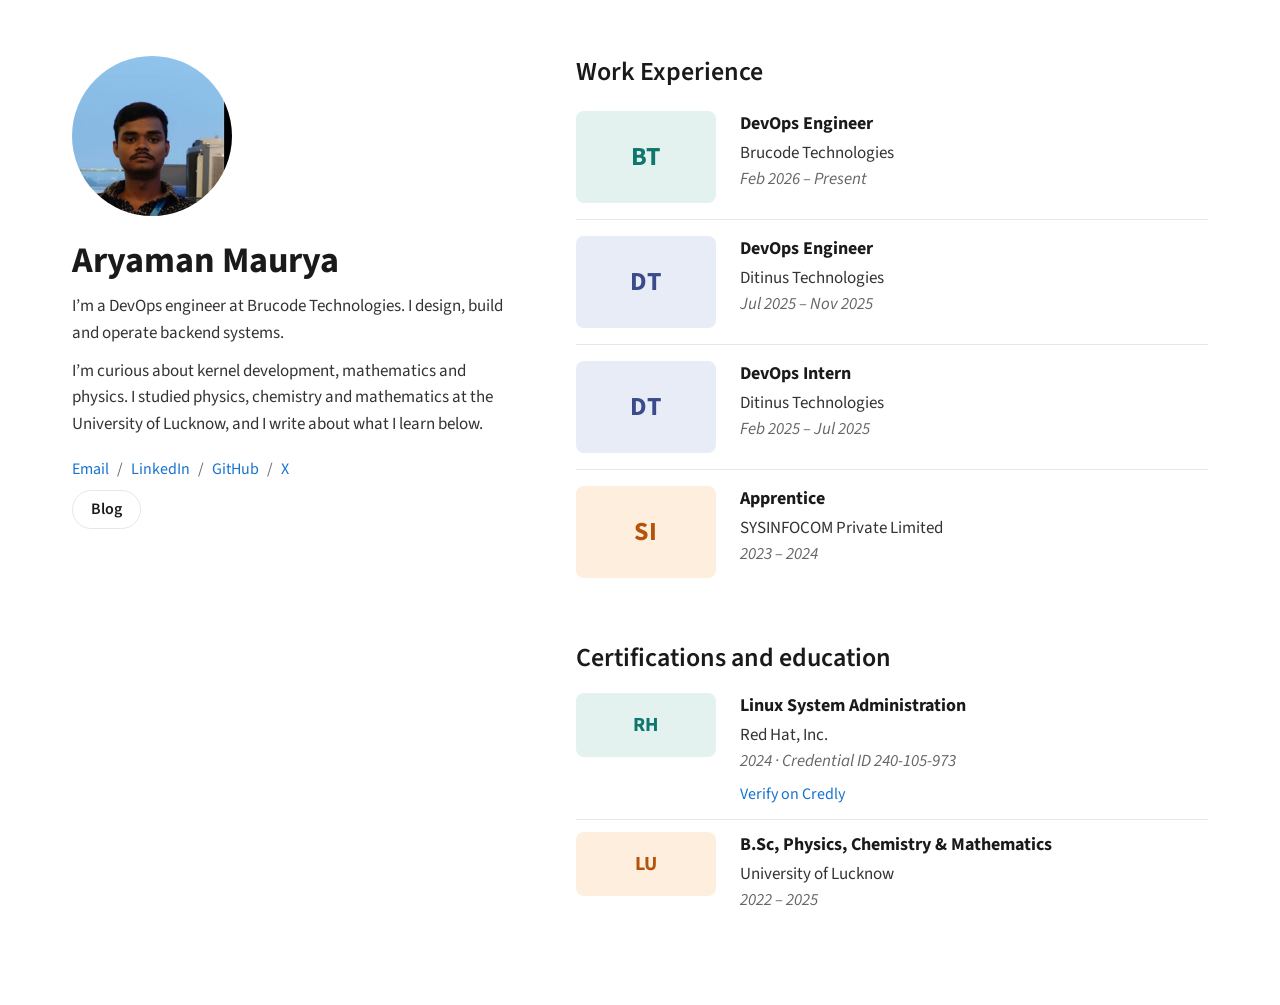
<file: index.html>
<!DOCTYPE html>
<html lang="en">
<head>
<meta charset="utf-8">
<meta name="viewport" content="width=device-width, initial-scale=1, viewport-fit=cover">
<title>Aryaman Maurya</title>
<link href="https://fonts.googleapis.com/css2?family=Source+Sans+3:ital,wght@0,400;0,600;0,700;1,400&display=swap" rel="stylesheet">
<link rel="stylesheet" href="style.css">
</head>
<body>
<div class="page">

<div class="layout">

  <!-- LEFT: personal info -->
  <aside class="side">
    <img class="photo" src="photo.jpg" width="160" height="160" alt="Aryaman Maurya">
    <h1>Aryaman Maurya</h1>
    <p>I’m a DevOps engineer at Brucode Technologies. I design, build and operate backend systems.</p>
    <p>I’m curious about kernel development, mathematics and physics. I studied physics, chemistry and mathematics at the University of Lucknow, and I write about what I learn below.</p>
    <p class="links">
      <a href="mailto:aryamanmaurya29@gmail.com">Email</a><a href="https://www.linkedin.com/in/aryamanmaurya/" target="_blank" rel="noopener">LinkedIn</a><a href="https://github.com/aryamanmaurya" target="_blank" rel="noopener">GitHub</a><a href="https://x.com/aryamanmaurya29" target="_blank" rel="noopener">X</a>
    </p>
    <p><a class="btn" href="blogs/index.html">Blog</a></p>
  </aside>

  <!-- RIGHT: work experience, certifications and education -->
  <main class="main">
    <section id="work" aria-labelledby="hw">
      <h2 id="hw">Work Experience</h2>
      <div class="item"><div class="tile t1" aria-hidden="true">BT</div><div class="body">
        <span class="title">DevOps Engineer</span><p class="sub">Brucode Technologies</p><p class="meta">Feb 2026 – Present</p><div class="note" hidden><p>Write two to four lines about this role here: what you worked on, the tools you used and what you achieved.</p></div></div></div>
      <div class="item"><div class="tile t3" aria-hidden="true">DT</div><div class="body">
        <span class="title">DevOps Engineer</span><p class="sub">Ditinus Technologies</p><p class="meta">Jul 2025 – Nov 2025</p><div class="note" hidden><p>Write two to four lines about this role here: what you worked on, the tools you used and what you achieved.</p></div></div></div>
      <div class="item"><div class="tile t3" aria-hidden="true">DT</div><div class="body">
        <span class="title">DevOps Intern</span><p class="sub">Ditinus Technologies</p><p class="meta">Feb 2025 – Jul 2025</p><div class="note" hidden><p>Write two to four lines about this role here: what you worked on, the tools you used and what you achieved.</p></div></div></div>
      <div class="item"><div class="tile t2" aria-hidden="true">SI</div><div class="body">
        <span class="title">Apprentice</span><p class="sub">SYSINFOCOM Private Limited</p><p class="meta">2023 – 2024</p><div class="note" hidden><p>Write two to four lines about this role here: what you worked on, the tools you used and what you achieved.</p></div></div></div>
    </section>

    <section class="small" aria-labelledby="hc">
      <h2 id="hc">Certifications and education</h2>
      <div class="item"><div class="tile t1" aria-hidden="true">RH</div><div class="body">
        <span class="title">Linux System Administration</span><p class="sub">Red Hat, Inc.</p>
        <p class="meta">2024 · Credential ID 240-105-973</p>
        <p class="acts"><a href="https://www.credly.com/go/B8INA1QJ" target="_blank" rel="noopener">Verify on Credly</a></p><div class="note" hidden><p>Write a couple of lines here about what this certification covers and what you learned from it.</p></div></div></div>
      <div class="item"><div class="tile t2" aria-hidden="true">LU</div><div class="body">
        <span class="title">B.Sc, Physics, Chemistry &amp; Mathematics</span><p class="sub">University of Lucknow</p><p class="meta">2022 – 2025</p><div class="note" hidden><p>Write a couple of lines here about your studies, favourite subjects or projects.</p></div></div></div>
    </section>
  </main>

</div>

</div>

<script>
/* Click a work / certification item to show or hide its note */
(function(){
  document.querySelectorAll('.main .item').forEach(function(it,i){
    var note=it.querySelector('.note'),t=it.querySelector('.title');
    if(!note||!t)return;
    var b=document.createElement('button');b.type='button';b.className='title exp-btn';
    b.setAttribute('aria-expanded','false');
    note.id='note-'+i;b.setAttribute('aria-controls',note.id);
    b.appendChild(document.createTextNode(t.textContent));
    b.insertAdjacentHTML('beforeend','<svg class="chev" width="16" height="16" viewBox="0 0 24 24" fill="none" stroke="currentColor" stroke-width="2.4" stroke-linecap="round" stroke-linejoin="round" aria-hidden="true"><path d="M6 9l6 6 6-6"/></svg>');
    t.replaceWith(b);it.classList.add('exp');
    function toggle(){var o=note.hidden;note.hidden=!o;it.classList.toggle('open',o);b.setAttribute('aria-expanded',String(o))}
    it.addEventListener('click',function(e){if(e.target.closest('a'))return;toggle()});
  });
})();
</script>
</body>
</html>
</file>
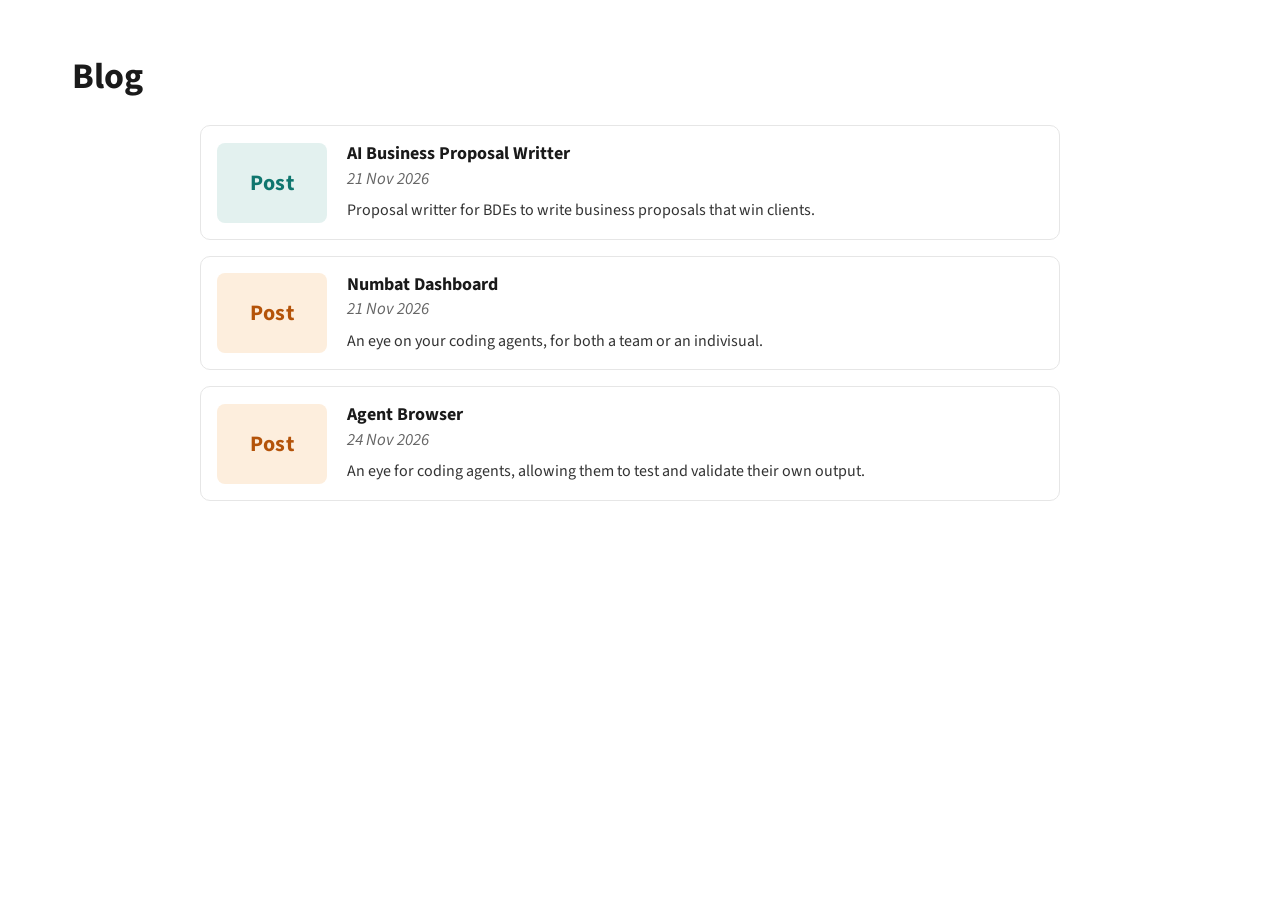
<file: blogs/index.html>
<!DOCTYPE html>
<html lang="en">
<head>
<meta charset="utf-8">
<meta name="viewport" content="width=device-width, initial-scale=1, viewport-fit=cover">
<title>Blog – Aryaman Maurya</title>
<link href="https://fonts.googleapis.com/css2?family=Source+Sans+3:ital,wght@0,400;0,600;0,700;1,400&display=swap" rel="stylesheet">
<link rel="stylesheet" href="../style.css">
</head>
<body>
<div class="page">
<div class="layout tight">
<aside class="side">
<h1>Blog</h1>
</aside>
<main class="main">

<!-- One card per post. Each post is its own file in this folder. Newest first. -->
<div class="cards">
  <div class="card">
    <div class="tile t1" aria-hidden="true">Post</div>
    <div class="body">
      <a class="title" href="ai-business-proposal-writer.html">AI Business Proposal Writter</a>
      <p class="meta">21 Nov 2026</p>
      <p class="desc">Proposal writter for BDEs to write business proposals that win clients.</p>
    </div>
  </div>
  <div class="card">
    <div class="tile t2" aria-hidden="true">Post</div>
    <div class="body">
      <a class="title" href="numbat-dashboard.html">Numbat Dashboard</a>
      <p class="meta">21 Nov 2026</p>
      <p class="desc">An eye on your coding agents, for both a team or an indivisual.</p>
    </div>
  </div>
    <div class="card">
    <div class="tile t2" aria-hidden="true">Post</div>
    <div class="body">
      <a class="title" href="agent-browser.html">Agent Browser</a>
      <p class="meta">24 Nov 2026</p>
      <p class="desc">An eye for coding agents, allowing them to test and validate their own output.</p>
    </div>
  </div>
</div>
</main>
</div>
</div>
</body>
</html>
</file>
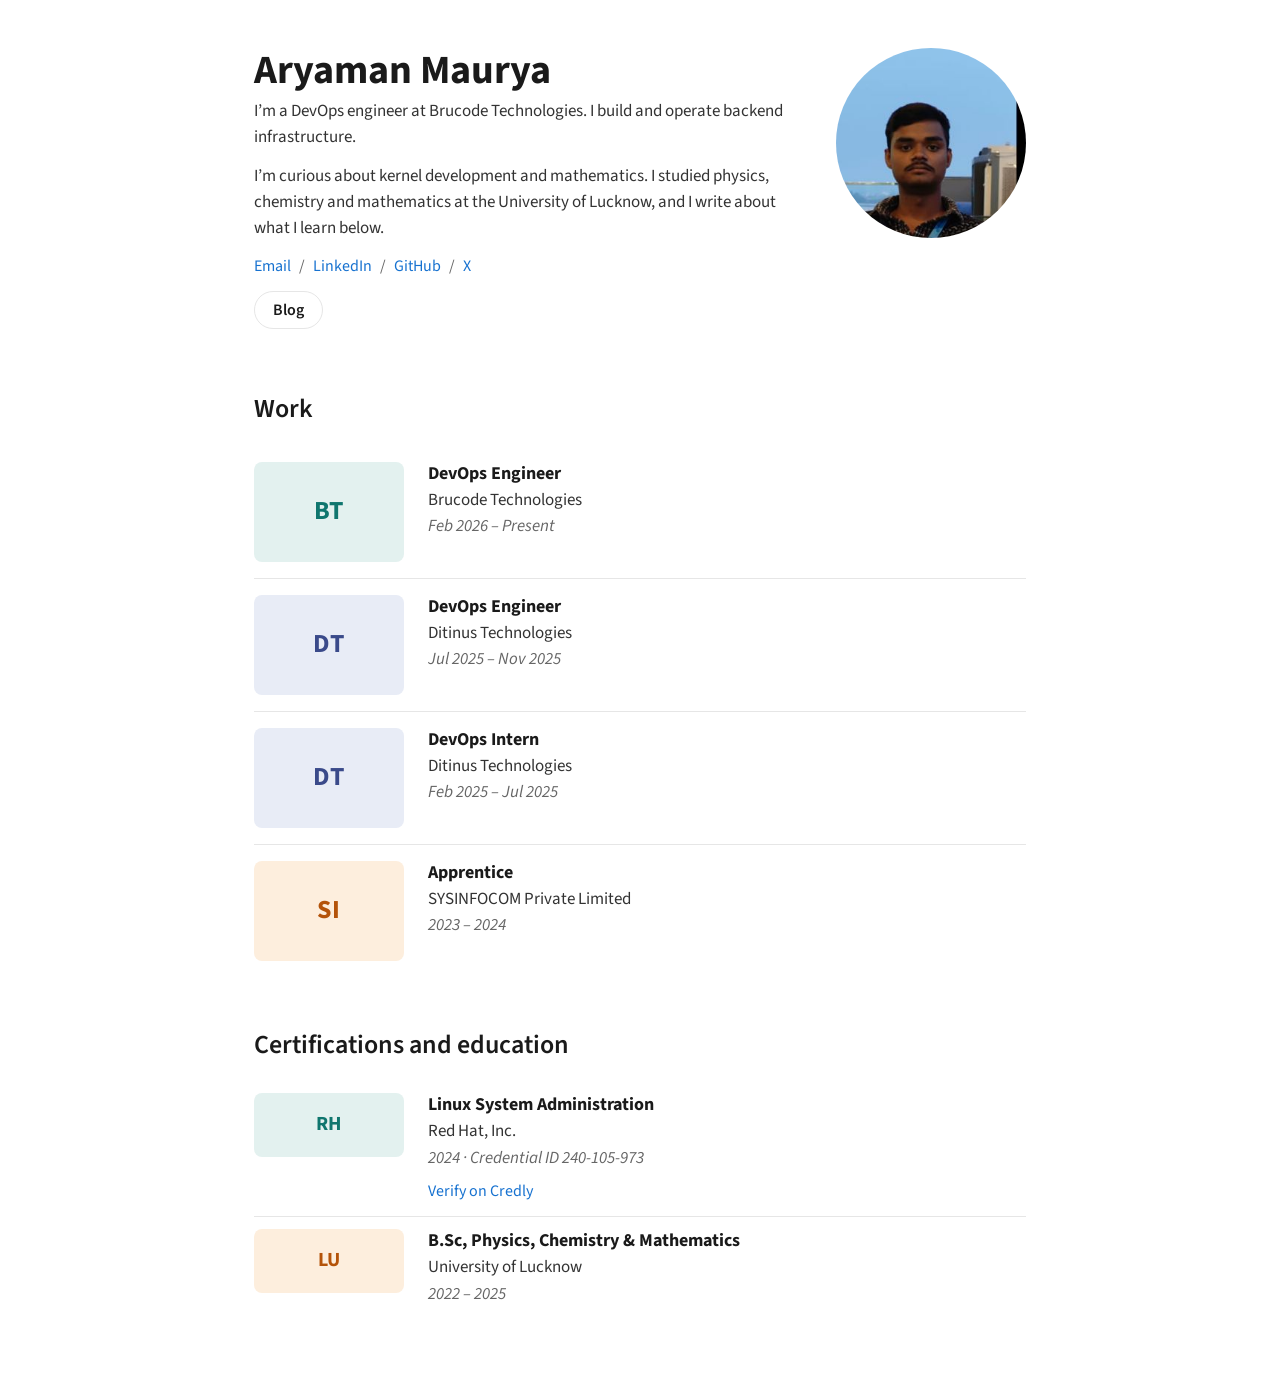
<file: main.html>
<!DOCTYPE html>
<html lang="en">
<head>
<meta charset="utf-8">
<meta name="viewport" content="width=device-width, initial-scale=1, viewport-fit=cover">
<title>Aryaman Maurya</title>
<link href="https://fonts.googleapis.com/css2?family=Source+Sans+3:ital,wght@0,400;0,600;0,700;1,400&display=swap" rel="stylesheet">
<style>
:root{--bg:#fff;--ink:#1a1a1a;--text:#333;--muted:#666;--line:#e6e6e6;--link:#1772d0;--tile1:#e3f1ef;--tile1i:#0f766e;--tile2:#fdeedd;--tile2i:#b45309;--tile3:#e8ecf6;--tile3i:#3a4a8a;color-scheme:light;
box-sizing:border-box;padding-top:env(safe-area-inset-top,0px);padding-bottom:env(safe-area-inset-bottom,0px)}
@media (prefers-color-scheme:dark){:root:not([data-theme="light"]){--bg:#121416;--ink:#f1f1f1;--text:#cfcfcf;--muted:#9a9a9a;--line:#2a2d30;--link:#6cb0ff;--tile1:#173431;--tile1i:#5eead4;--tile2:#3a2a15;--tile2i:#fbbf6a;--tile3:#1f2640;--tile3i:#a5b4f5;color-scheme:dark}}
:root[data-theme="dark"]{--bg:#121416;--ink:#f1f1f1;--text:#cfcfcf;--muted:#9a9a9a;--line:#2a2d30;--link:#6cb0ff;--tile1:#173431;--tile1i:#5eead4;--tile2:#3a2a15;--tile2i:#fbbf6a;--tile3:#1f2640;--tile3i:#a5b4f5;color-scheme:dark}
*,*::before,*::after{box-sizing:border-box}
html{scroll-padding-top:env(safe-area-inset-top,0px)}
body{margin:0;background:var(--bg);color:var(--text);font:400 17px/1.55 "Source Sans 3",system-ui,sans-serif}
.page{max-width:820px;margin:0 auto;padding:48px 24px 80px}
a{color:var(--link);text-decoration:none}
a:hover{text-decoration:underline}
:focus-visible{outline:3px solid var(--link);outline-offset:3px;border-radius:3px}
h1{margin:0 0 4px;font-size:40px;line-height:1.15;font-weight:700;color:var(--ink)}
h2{margin:48px 0 16px;font-size:26px;font-weight:600;color:var(--ink)}
.head{display:flex;gap:32px;align-items:flex-start;justify-content:space-between}
.head p{margin:0 0 12px}
.photo{flex:0 0 190px;width:190px;height:190px;border-radius:50%;object-fit:cover;background:var(--line)}
.links{margin:16px 0 0;text-align:center;font-size:16px}
.links a+a::before{content:"/";color:var(--muted);margin:0 8px;display:inline-block}
.links{text-align:left}
.item{display:flex;gap:24px;padding:16px 0;border-top:1px solid var(--line)}
.item:first-of-type{border-top:0}
.tile{flex:0 0 150px;height:100px;border-radius:8px;display:grid;place-items:center;font-weight:700;font-size:26px;letter-spacing:.02em}
.t1{background:var(--tile1);color:var(--tile1i)}
.t2{background:var(--tile2);color:var(--tile2i)}
.t3{background:var(--tile3);color:var(--tile3i)}
.body{flex:1;min-width:0}
.title{display:block;font-weight:700;font-size:18px;color:var(--ink);line-height:1.3}
.sub{margin:2px 0 0;color:var(--text)}
.meta{margin:0;font-style:italic;color:var(--muted)}
.desc{margin:8px 0 0}
.acts{margin:8px 0 0;font-size:16px}
.acts button{font:inherit;color:var(--link);background:none;border:0;padding:0;cursor:pointer}
.acts button:hover{text-decoration:underline}
.acts button+button::before,.acts button+a::before,.acts a+button::before{content:"/";color:var(--muted);margin:0 8px}
.more{margin-top:12px}
.more p{margin:0 0 10px;max-width:62ch}
.video{position:relative;aspect-ratio:16/9;max-width:560px;margin-top:12px;border-radius:8px;overflow:hidden;background:var(--line)}
.video iframe{position:absolute;inset:0;width:100%;height:100%;border:0}
.video.empty{display:grid;place-items:center;color:var(--muted);text-align:center;padding:12px;border:1px dashed var(--muted);background:transparent}
.back{margin:0 0 16px}
.sr{position:absolute;width:1px;height:1px;overflow:hidden;clip:rect(0 0 0 0);white-space:nowrap}
.btn{display:inline-block;padding:6px 18px;border:1px solid var(--line);border-radius:999px;color:var(--ink);font-weight:600;font-size:16px}
.btn:hover{text-decoration:none;background:var(--line)}
#page-blog .item{padding:24px 0}
#page-blog .tile{height:110px}
.small .tile{height:64px;flex-basis:150px;font-size:20px}
.small .item{padding:12px 0}
[hidden]{display:none!important}
@media (max-width:640px){
 .head{flex-direction:column-reverse;align-items:center;text-align:left}
 .head>div{width:100%}
 .photo{width:150px;height:150px;flex-basis:auto}
 .item{flex-direction:column;gap:10px}
 .tile{flex-basis:auto;width:100%;max-width:220px}
}
</style>
</head>
<body>
<div class="page">
<div id="page-home">
<header class="head">
  <div>
    <h1>Aryaman Maurya</h1>
    <p>I’m a DevOps engineer at Brucode Technologies. I build and operate backend infrastructure.</p>
    <p>I’m curious about kernel development and mathematics. I studied physics, chemistry and mathematics at the University of Lucknow, and I write about what I learn below.</p>
    <p class="links">
      <a href="mailto:aryamanmaurya29@gmail.com">Email</a><a href="https://www.linkedin.com/in/aryamanmaurya/" target="_blank" rel="noopener">LinkedIn</a><a href="https://github.com/aryamanmaurya" target="_blank" rel="noopener">GitHub</a><a href="https://x.com/aryamanmaurya29" target="_blank" rel="noopener">X</a>
    </p>
    <p><a class="btn" href="#blog">Blog</a></p>
  </div>
  <img class="photo" src="[data-uri]" alt="Aryaman Maurya">
</header>

<section id="work" aria-labelledby="hw">
  <h2 id="hw">Work</h2>
  <div class="item"><div class="tile t1" aria-hidden="true">BT</div><div class="body">
    <span class="title">DevOps Engineer</span><p class="sub">Brucode Technologies</p><p class="meta">Feb 2026 – Present</p></div></div>
  <div class="item"><div class="tile t3" aria-hidden="true">DT</div><div class="body">
    <span class="title">DevOps Engineer</span><p class="sub">Ditinus Technologies</p><p class="meta">Jul 2025 – Nov 2025</p></div></div>
  <div class="item"><div class="tile t3" aria-hidden="true">DT</div><div class="body">
    <span class="title">DevOps Intern</span><p class="sub">Ditinus Technologies</p><p class="meta">Feb 2025 – Jul 2025</p></div></div>
  <div class="item"><div class="tile t2" aria-hidden="true">SI</div><div class="body">
    <span class="title">Apprentice</span><p class="sub">SYSINFOCOM Private Limited</p><p class="meta">2023 – 2024</p></div></div>
</section>

<section class="small" aria-labelledby="hc">
  <h2 id="hc">Certifications and education</h2>
  <div class="item"><div class="tile t1" aria-hidden="true">RH</div><div class="body">
    <span class="title">Linux System Administration</span><p class="sub">Red Hat, Inc.</p>
    <p class="meta">2024 · Credential ID 240-105-973</p>
    <p class="acts"><a href="https://www.credly.com/go/B8INA1QJ" target="_blank" rel="noopener">Verify on Credly</a></p></div></div>
  <div class="item"><div class="tile t2" aria-hidden="true">LU</div><div class="body">
    <span class="title">B.Sc, Physics, Chemistry &amp; Mathematics</span><p class="sub">University of Lucknow</p><p class="meta">2022 – 2025</p></div></div>
</section>
</div>

<div id="page-blog" hidden>
<p class="back"><a class="btn" href="#">Back</a></p>
<section aria-labelledby="hbp">
  <h1 id="hbp" class="sr">Blog</h1>
  <div id="posts"></div>
</section>
</div>
</div>

<script>
/* ---- Add blog posts here, newest first ----
   tag: short label shown on the tile (e.g. "Linux")
   video: YouTube link, "" for none, null shows a sample box
   body: array of paragraphs shown when the reader clicks "Read" */
var POSTS=[
  {title:"Your first blog post",date:"9 Nov 2026",tag:"Post",
   summary:"One or two sentences that tell the reader what this post covers and why it matters.",
   body:["Write the full post here. Add as many paragraphs as you like.","Posts with a video show a Watch link next to Read."],
   video:null},
  {title:"A second post",date:"1 Nov 2026",tag:"Notes",
   summary:"A post with no video only shows the Read link.",
   body:["The full text of the second post goes here."],
   video:""}
];

function ytId(u){var m=String(u).match(/(?:v=|youtu\.be\/|embed\/|shorts\/)([A-Za-z0-9_-]{11})/);return m?m[1]:null}
function el(t,c,x){var e=document.createElement(t);if(c)e.className=c;if(x!=null)e.textContent=x;return e}

(function(){
  var box=document.getElementById('posts'),tones=['t1','t2','t3'];
  POSTS.forEach(function(p,i){
    var it=el('div','item'),tile=el('div','tile '+tones[i%3],p.tag||'Post');tile.setAttribute('aria-hidden','true');
    var b=el('div','body');
    b.appendChild(el('span','title',p.title));
    b.appendChild(el('p','meta',p.date));
    b.appendChild(el('p','desc',p.summary));
    var acts=el('p','acts'),more=el('div','more'),vid=null;
    more.hidden=true;
    p.body.forEach(function(t){more.appendChild(el('p',null,t))});
    var rb=el('button',null,'Read');rb.type='button';rb.setAttribute('aria-expanded','false');
    rb.onclick=function(){more.hidden=!more.hidden;rb.setAttribute('aria-expanded',String(!more.hidden));rb.textContent=more.hidden?'Read':'Hide'};
    acts.appendChild(rb);
    if(p.video===null){
      vid=el('div','video empty','Your YouTube video appears here');vid.hidden=true;
    }else if(p.video){
      var id=ytId(p.video);
      if(id){
        vid=el('div','video');vid.hidden=true;vid.dataset.id=id;
        var yl=el('a',null,'YouTube');yl.href='https://www.youtube.com/watch?v='+id;yl.target='_blank';yl.rel='noopener';
      }
    }
    if(vid){
      var wb=el('button',null,'Watch');wb.type='button';wb.setAttribute('aria-expanded','false');
      wb.onclick=function(){
        if(vid.hidden&&vid.dataset.id&&!vid.firstChild){
          var f=document.createElement('iframe');
          f.src='https://www.youtube-nocookie.com/embed/'+vid.dataset.id;
          f.title=p.title+' (video)';f.allowFullscreen=true;
          f.setAttribute('allow','accelerometer; encrypted-media; gyroscope; picture-in-picture');
          vid.appendChild(f);
        }
        vid.hidden=!vid.hidden;wb.setAttribute('aria-expanded',String(!vid.hidden));wb.textContent=vid.hidden?'Watch':'Hide video';
      };
      acts.appendChild(wb);
      if(typeof yl!=='undefined'&&yl&&p.video){acts.appendChild(yl);yl=null}
    }
    b.appendChild(acts);b.appendChild(more);if(vid)b.appendChild(vid);
    it.appendChild(tile);it.appendChild(b);box.appendChild(it);
  });
  var home=document.getElementById('page-home'),bp=document.getElementById('page-blog');
  function route(){
    var b=location.hash==='#blog';
    home.hidden=b;bp.hidden=!b;
    document.title=(b?'Blog – ':'')+'Aryaman Maurya';
    window.scrollTo(0,0);
  }
  window.addEventListener('hashchange',route);route();
})();
</script>
</body>
</html>
</file>
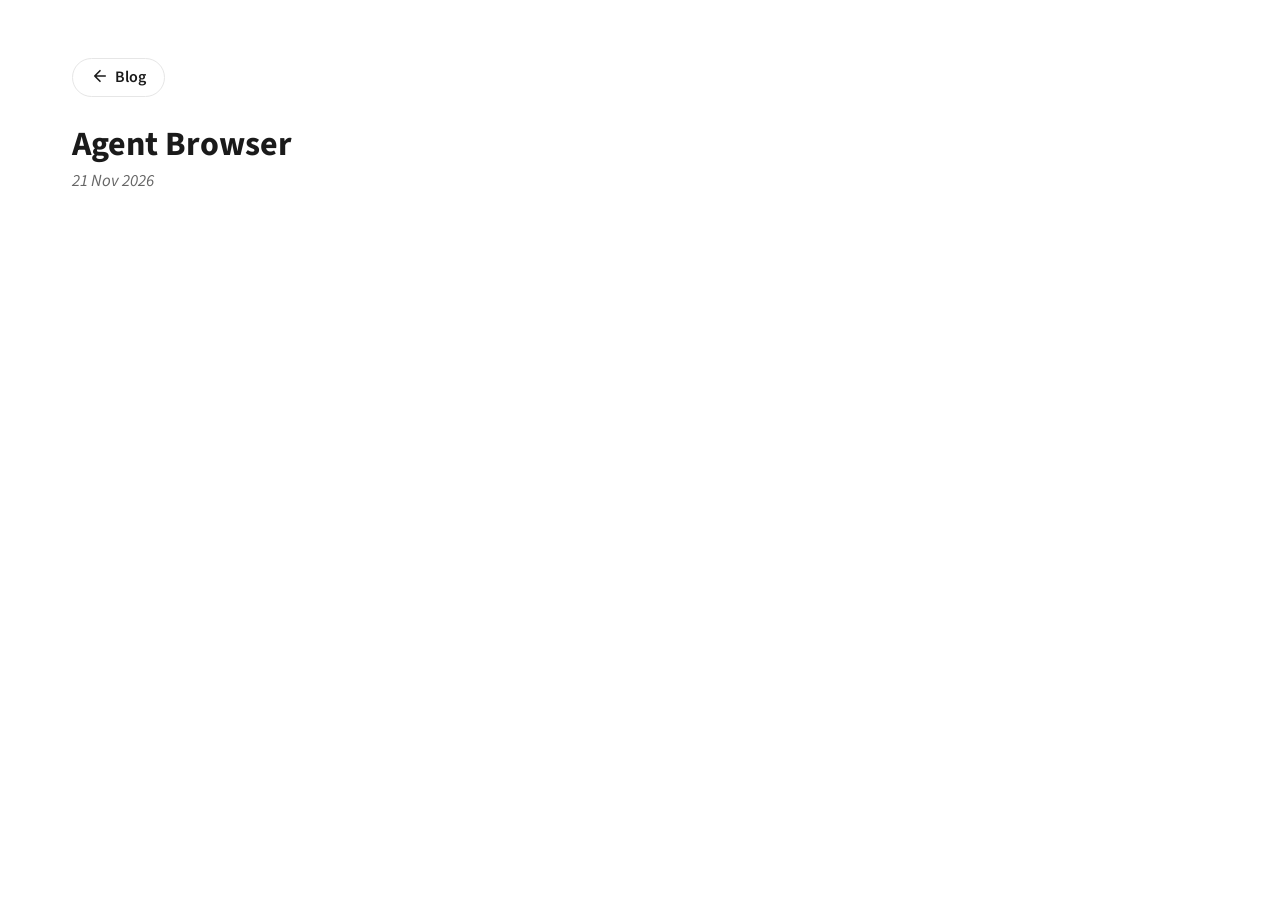
<file: blogs/agent-browser.html>
<!DOCTYPE html>
<html lang="en">
<head>
<meta charset="utf-8">
<meta name="viewport" content="width=device-width, initial-scale=1, viewport-fit=cover">
<title>agent browser – Aryaman Maurya</title>
<link href="https://fonts.googleapis.com/css2?family=Source+Sans+3:ital,wght@0,400;0,600;0,700;1,400&display=swap" rel="stylesheet">
<link rel="stylesheet" href="../style.css">
</head>
<body>
<div class="page">
<div class="layout sub">
<aside class="side">
<p class="back"><a class="btn" href="index.html" aria-label="Back to blog"><svg width="18" height="18" viewBox="0 0 24 24" fill="none" stroke="currentColor" stroke-width="2.2" stroke-linecap="round" stroke-linejoin="round" aria-hidden="true" style="vertical-align:-3px;margin-right:6px"><path d="M19 12H5M12 19l-7-7 7-7"/></svg>Blog</a></p>
</aside>
<main class="main">

<article class="post">
  <h1>Agent Browser</h1>
  <p class="meta">21 Nov 2026</p>
  <p></p>
</article>
</main>
</div>
</div>
</body>
</html>
</file>
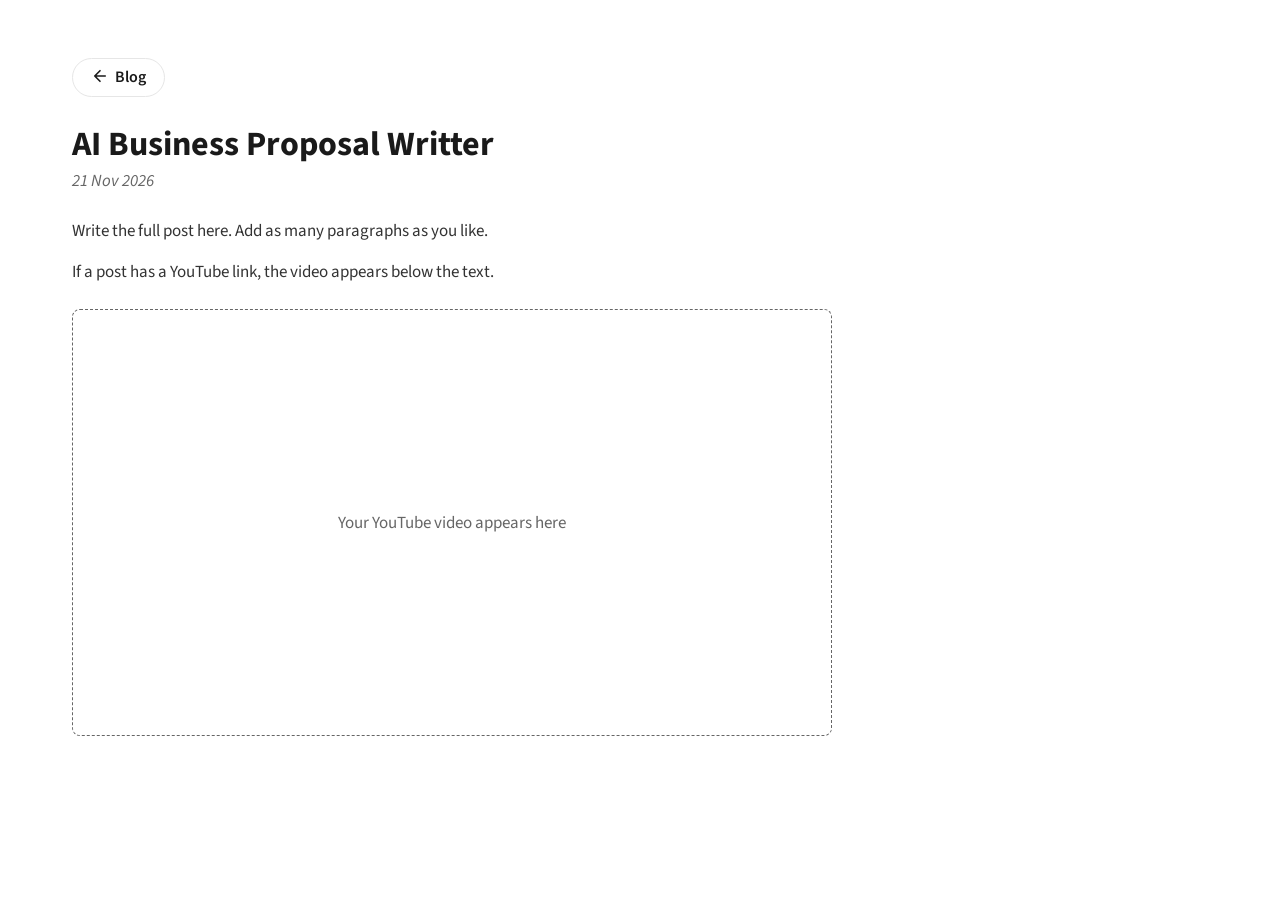
<file: blogs/ai-business-proposal-writer.html>
<!DOCTYPE html>
<html lang="en">
<head>
<meta charset="utf-8">
<meta name="viewport" content="width=device-width, initial-scale=1, viewport-fit=cover">
<title>AI Business Proposal Writter – Aryaman Maurya</title>
<link href="https://fonts.googleapis.com/css2?family=Source+Sans+3:ital,wght@0,400;0,600;0,700;1,400&display=swap" rel="stylesheet">
<link rel="stylesheet" href="../style.css">
</head>
<body>
<div class="page">
<div class="layout sub">
<aside class="side">
<p class="back"><a class="btn" href="index.html" aria-label="Back to blog"><svg width="18" height="18" viewBox="0 0 24 24" fill="none" stroke="currentColor" stroke-width="2.2" stroke-linecap="round" stroke-linejoin="round" aria-hidden="true" style="vertical-align:-3px;margin-right:6px"><path d="M19 12H5M12 19l-7-7 7-7"/></svg>Blog</a></p>
</aside>
<main class="main">

<article class="post">
  <h1>AI Business Proposal Writter</h1>
  <p class="meta">21 Nov 2026</p>
  <p>Write the full post here. Add as many paragraphs as you like.</p>
  <p>If a post has a YouTube link, the video appears below the text.</p>
  <!-- To add a video, replace the box below with:
       <div class="video"><iframe src="https://www.youtube-nocookie.com/embed/VIDEO_ID" title="Video" allowfullscreen></iframe></div> -->
  <div class="video empty">Your YouTube video appears here</div>
</article>
</main>
</div>
</div>
</body>
</html>
</file>
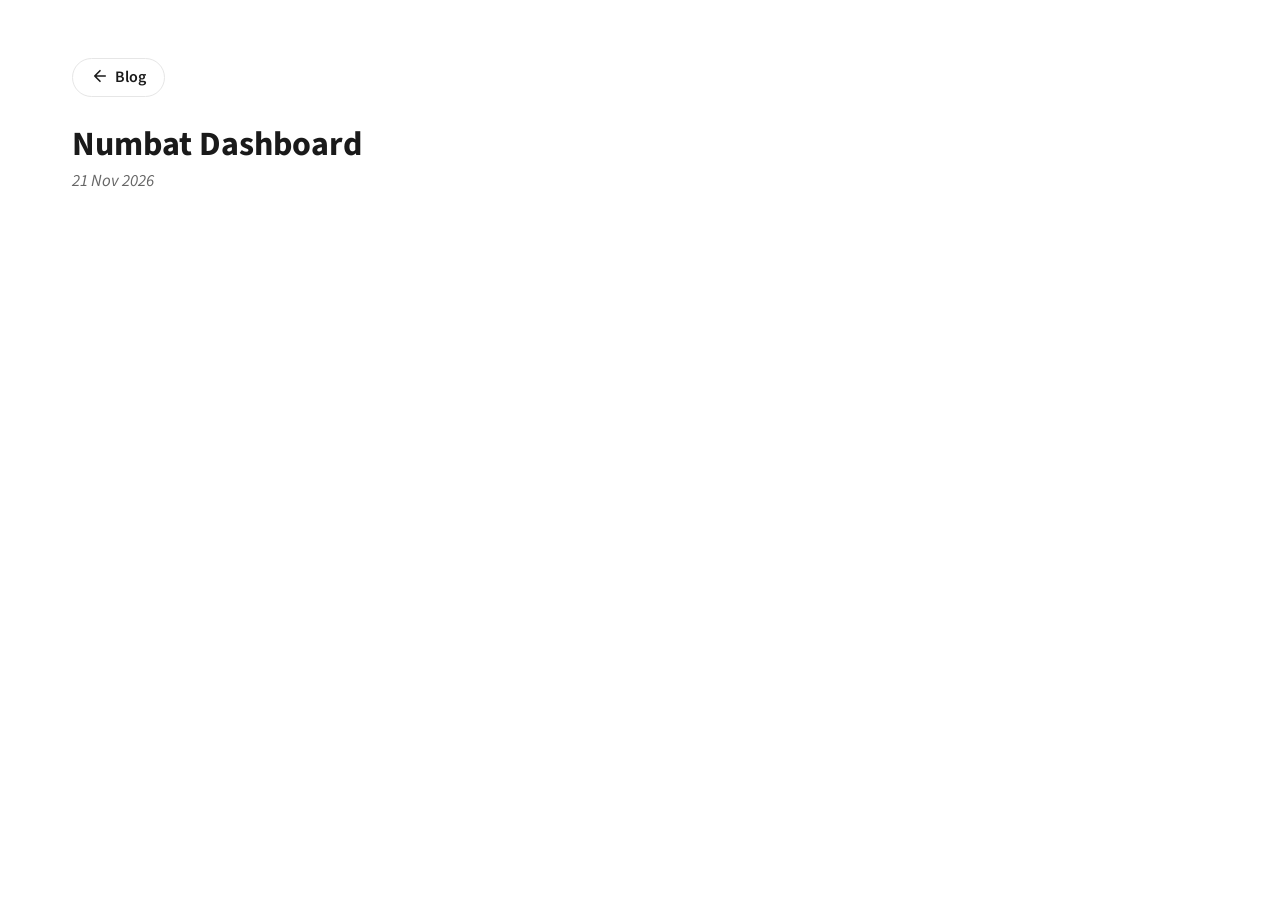
<file: blogs/numbat-dashboard.html>
<!DOCTYPE html>
<html lang="en">
<head>
<meta charset="utf-8">
<meta name="viewport" content="width=device-width, initial-scale=1, viewport-fit=cover">
<title>Numbat Dashboard – Aryaman Maurya</title>
<link href="https://fonts.googleapis.com/css2?family=Source+Sans+3:ital,wght@0,400;0,600;0,700;1,400&display=swap" rel="stylesheet">
<link rel="stylesheet" href="../style.css">
</head>
<body>
<div class="page">
<div class="layout sub">
<aside class="side">
<p class="back"><a class="btn" href="index.html" aria-label="Back to blog"><svg width="18" height="18" viewBox="0 0 24 24" fill="none" stroke="currentColor" stroke-width="2.2" stroke-linecap="round" stroke-linejoin="round" aria-hidden="true" style="vertical-align:-3px;margin-right:6px"><path d="M19 12H5M12 19l-7-7 7-7"/></svg>Blog</a></p>
</aside>
<main class="main">

<article class="post">
  <h1>Numbat Dashboard</h1>
  <p class="meta">21 Nov 2026</p>
  <p></p>
</article>
</main>
</div>
</div>
</body>
</html>
</file>
<file: style.css>
:root{--bg:#fff;--ink:#1a1a1a;--text:#333;--muted:#666;--line:#e6e6e6;--link:#1772d0;--tile1:#e3f1ef;--tile1i:#0f766e;--tile2:#fdeedd;--tile2i:#b45309;--tile3:#e8ecf6;--tile3i:#3a4a8a;color-scheme:light;
box-sizing:border-box;padding-top:env(safe-area-inset-top,0px);padding-bottom:env(safe-area-inset-bottom,0px)}
@media (prefers-color-scheme:dark){:root:not([data-theme="light"]){--bg:#121416;--ink:#f1f1f1;--text:#cfcfcf;--muted:#9a9a9a;--line:#2a2d30;--link:#6cb0ff;--tile1:#173431;--tile1i:#5eead4;--tile2:#3a2a15;--tile2i:#fbbf6a;--tile3:#1f2640;--tile3i:#a5b4f5;color-scheme:dark}}
:root[data-theme="dark"]{--bg:#121416;--ink:#f1f1f1;--text:#cfcfcf;--muted:#9a9a9a;--line:#2a2d30;--link:#6cb0ff;--tile1:#173431;--tile1i:#5eead4;--tile2:#3a2a15;--tile2i:#fbbf6a;--tile3:#1f2640;--tile3i:#a5b4f5;color-scheme:dark}

*,*::before,*::after{box-sizing:border-box}
html{scroll-padding-top:env(safe-area-inset-top,0px);scroll-behavior:smooth}
body{margin:0;background:var(--bg);color:var(--text);font:400 17px/1.55 "Source Sans 3",system-ui,sans-serif}
a{color:var(--link);text-decoration:none}
a:hover{text-decoration:underline}
:focus-visible{outline:3px solid var(--link);outline-offset:3px;border-radius:3px}
[hidden]{display:none!important}
.sr{position:absolute;width:1px;height:1px;overflow:hidden;clip:rect(0 0 0 0);white-space:nowrap}

/* ---------- page frame ---------- */
.page{max-width:1200px;margin:0 auto;padding:56px 32px 80px}

/* ---------- two-column home layout ---------- */
.layout{display:grid;grid-template-columns:minmax(280px,440px) minmax(0,1fr);column-gap:64px;align-items:start}
.side{position:sticky;top:56px}
/* blog pages: Home button sits in the left margin, content starts at the left edge */
.layout.sub{display:block;position:relative}
.layout.tight .side h1{margin:0}
.layout.tight .cards{margin-top:0}
.layout.sub .side{position:static}
.layout.sub .back{margin:0 0 28px}
@media (min-width:1440px){.layout.sub .back{position:absolute;top:0;right:100%;margin:0 24px 0 0;white-space:nowrap}}
.photo{display:block;width:160px;height:160px;border-radius:50%;object-fit:cover;background:var(--line);margin:0 0 24px}
h1{margin:0 0 12px;font-size:36px;line-height:1.15;font-weight:700;color:var(--ink)}
h2{margin:0 0 8px;font-size:26px;line-height:1.2;font-weight:600;color:var(--ink)}
.side p{margin:0 0 12px}
.links{margin:20px 0 0!important;font-size:16px}
.links a+a::before{content:"/";color:var(--muted);margin:0 8px;display:inline-block}
.side .btn{margin-top:8px}
.side .back .btn{margin-top:0}
.main section+section{margin-top:48px}

/* ---------- list items (experience, certs, blog tiles) ---------- */
.item{display:flex;gap:24px;padding:16px 0;border-top:1px solid var(--line);position:relative}
.item:first-of-type{border-top:0}
.tile{flex:0 0 140px;height:92px;border-radius:8px;display:grid;place-items:center;font-weight:700;font-size:26px;letter-spacing:.02em}
.t1{background:var(--tile1);color:var(--tile1i)}
.t2{background:var(--tile2);color:var(--tile2i)}
.t3{background:var(--tile3);color:var(--tile3i)}
.body{flex:1;min-width:0}
.title{display:block;font-weight:700;font-size:18px;color:var(--ink);line-height:1.3}
.sub{margin:2px 0 0;color:var(--text)}
.meta{margin:0;font-style:italic;color:var(--muted)}
.desc{margin:8px 0 0}
.acts{margin:8px 0 0;font-size:16px}
.small .tile{height:64px;font-size:20px}
.small .item{padding:12px 0}

/* expandable notes */
.exp-btn{font:inherit;font-weight:700;font-size:18px;line-height:1.3;color:var(--ink);background:none;border:0;padding:0;text-align:left;cursor:pointer;display:inline-flex;align-items:center;gap:8px}
.chev{position:absolute;right:4px;top:22px;flex:none;color:var(--muted);opacity:0;transition:opacity .15s,transform .2s}
.small .chev{top:18px}
.item.exp .body{padding-right:36px}
.item.exp{cursor:pointer}
.item.exp:hover .chev,.exp-btn:focus-visible .chev,.item.open .chev{opacity:1}
.item.open .chev{transform:rotate(180deg)}
@media (hover:none){.chev{opacity:1}}
.note{margin-top:10px;max-width:62ch}
.note p{margin:0}

/* ---------- buttons ---------- */
.btn{display:inline-block;padding:6px 18px;border:1px solid var(--line);border-radius:999px;color:var(--ink);font-weight:600;font-size:16px}
.btn:hover{text-decoration:none;background:var(--line)}

/* ---------- blog list on the home page ---------- */
.cards{display:grid;grid-template-columns:minmax(0,1fr);gap:16px;margin-top:24px;max-width:860px}
.card{display:flex;gap:20px;align-items:center;padding:16px;border:1px solid var(--line);border-radius:10px;position:relative}
.card:hover{background:rgba(127,127,127,.06)}
.card .tile{flex:0 0 110px;height:80px;font-size:22px}
.card .title::after{content:"";position:absolute;inset:0}
.card:hover .title{color:var(--link)}
.card .desc{margin:6px 0 0;font-size:16px}

/* ---------- blog post page ---------- */
.back{margin:0 0 32px}
.post h1{font-size:34px;margin:0 0 4px}
.post .meta{margin:0 0 24px}
.post p{margin:0 0 14px;max-width:72ch}
.video{position:relative;aspect-ratio:16/9;max-width:760px;margin:24px 0;border-radius:8px;overflow:hidden;background:var(--line)}
.video iframe{position:absolute;inset:0;width:100%;height:100%;border:0}
.video.empty{display:grid;place-items:center;color:var(--muted);text-align:center;padding:12px;border:1px dashed var(--muted);background:transparent}

/* ---------- responsive ---------- */
@media (max-width:1000px){
 .page{padding:40px 24px 64px}
 .layout{grid-template-columns:minmax(0,1fr);row-gap:48px}
 .side{position:static}
 .layout.tight{row-gap:16px}
 .cards{grid-template-columns:minmax(0,1fr)}
}
@media (max-width:640px){
 .item{flex-direction:column;gap:10px}
 .tile{flex-basis:auto;width:100%;max-width:220px}
 .small .tile{height:56px}
 .card{flex-direction:column;align-items:flex-start;gap:12px}
 .card .tile{flex-basis:auto;width:100%;max-width:220px}
}

/* blog list: heading alone on its own line, cards on the lines after it */
@media (min-width:1001px){
 .layout.tight{display:block}
 .layout.tight .side h1{margin:0 0 28px;line-height:1.15}
 .layout.tight .cards{margin:0 0 0 128px;max-width:860px}
}
</file>
